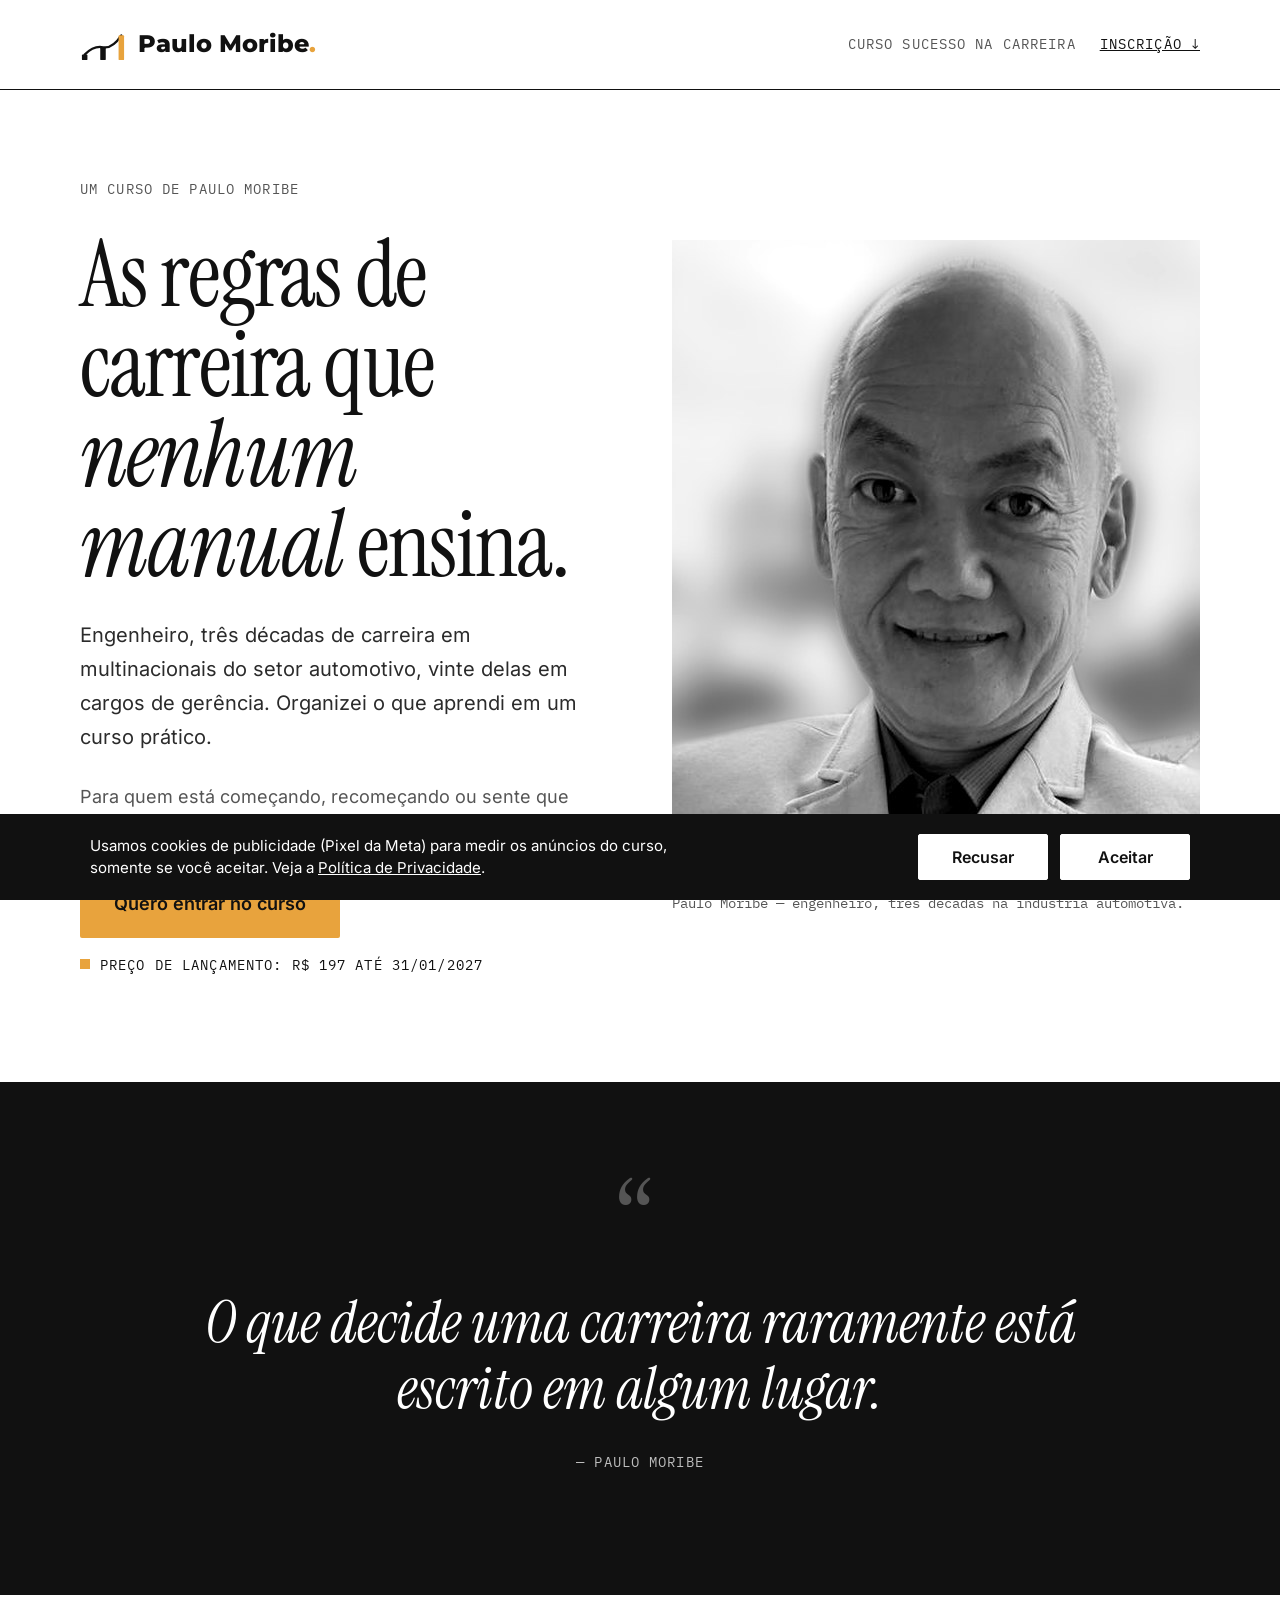
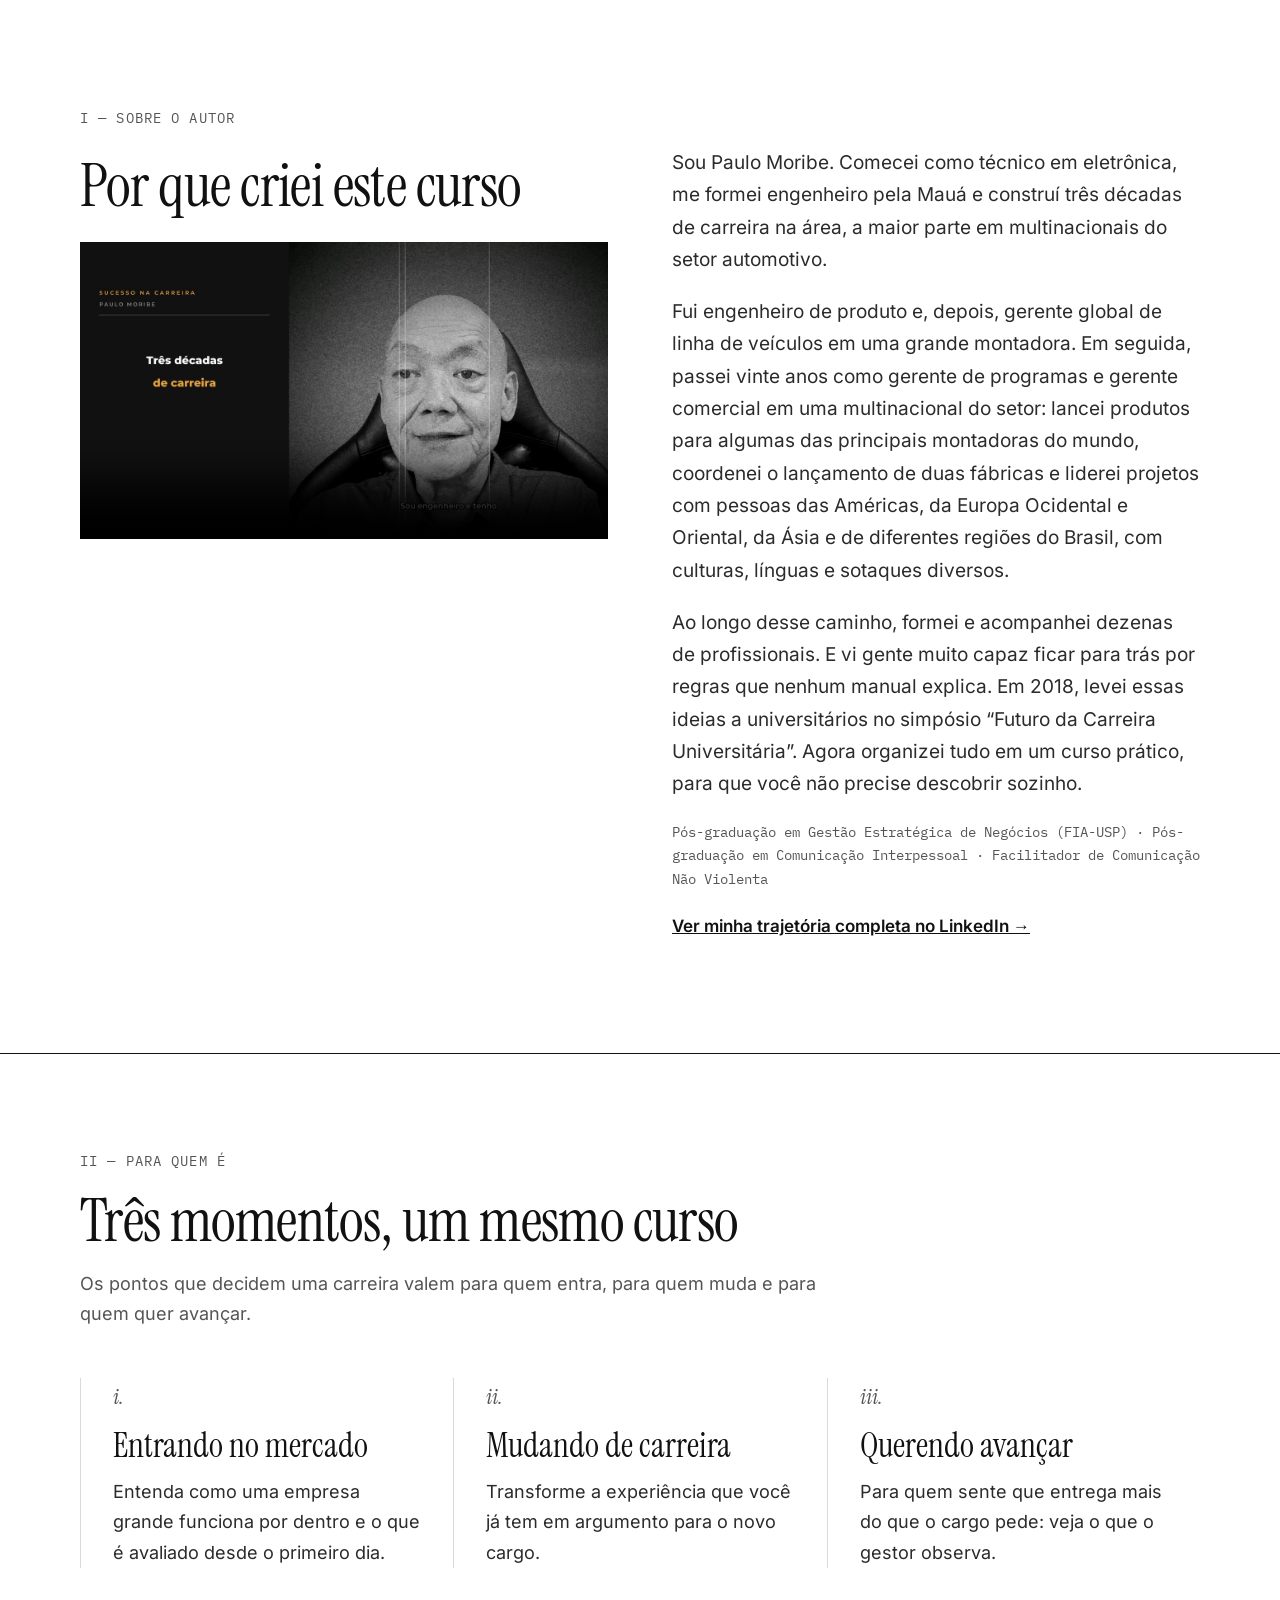
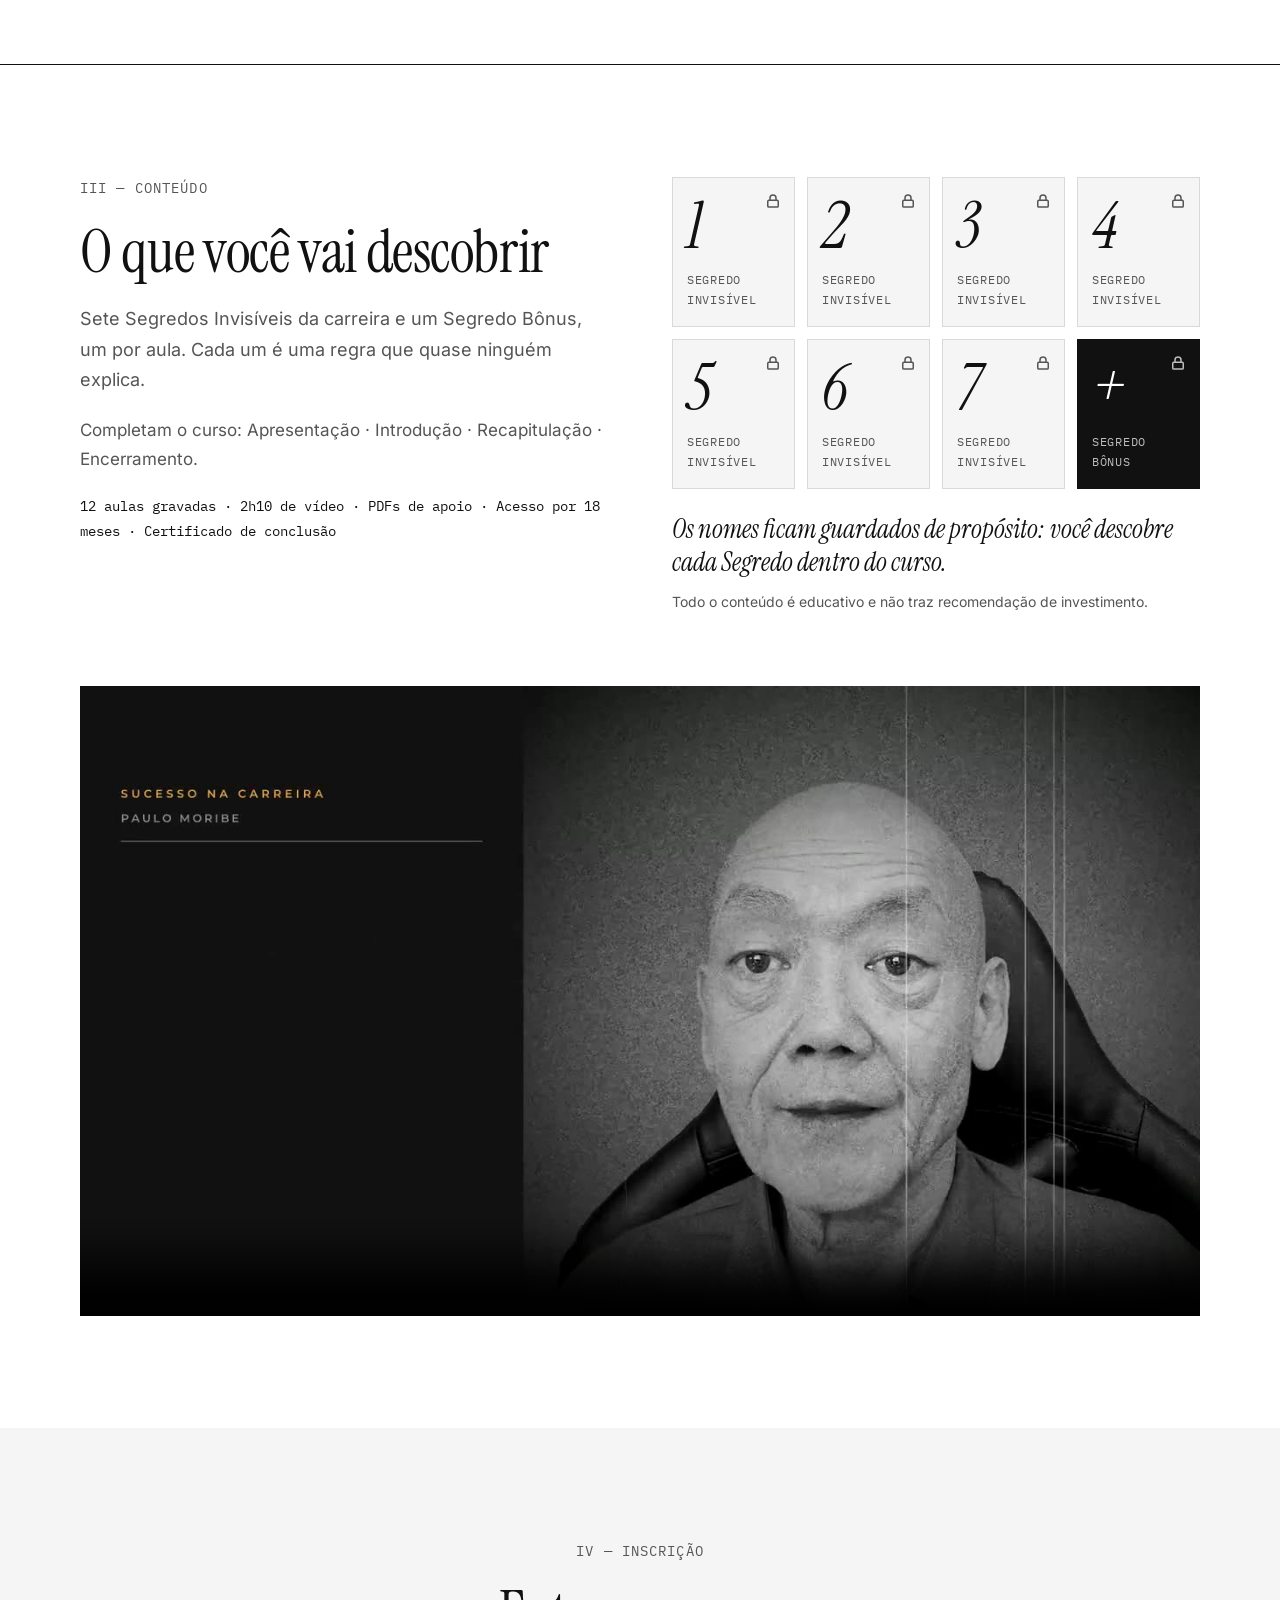
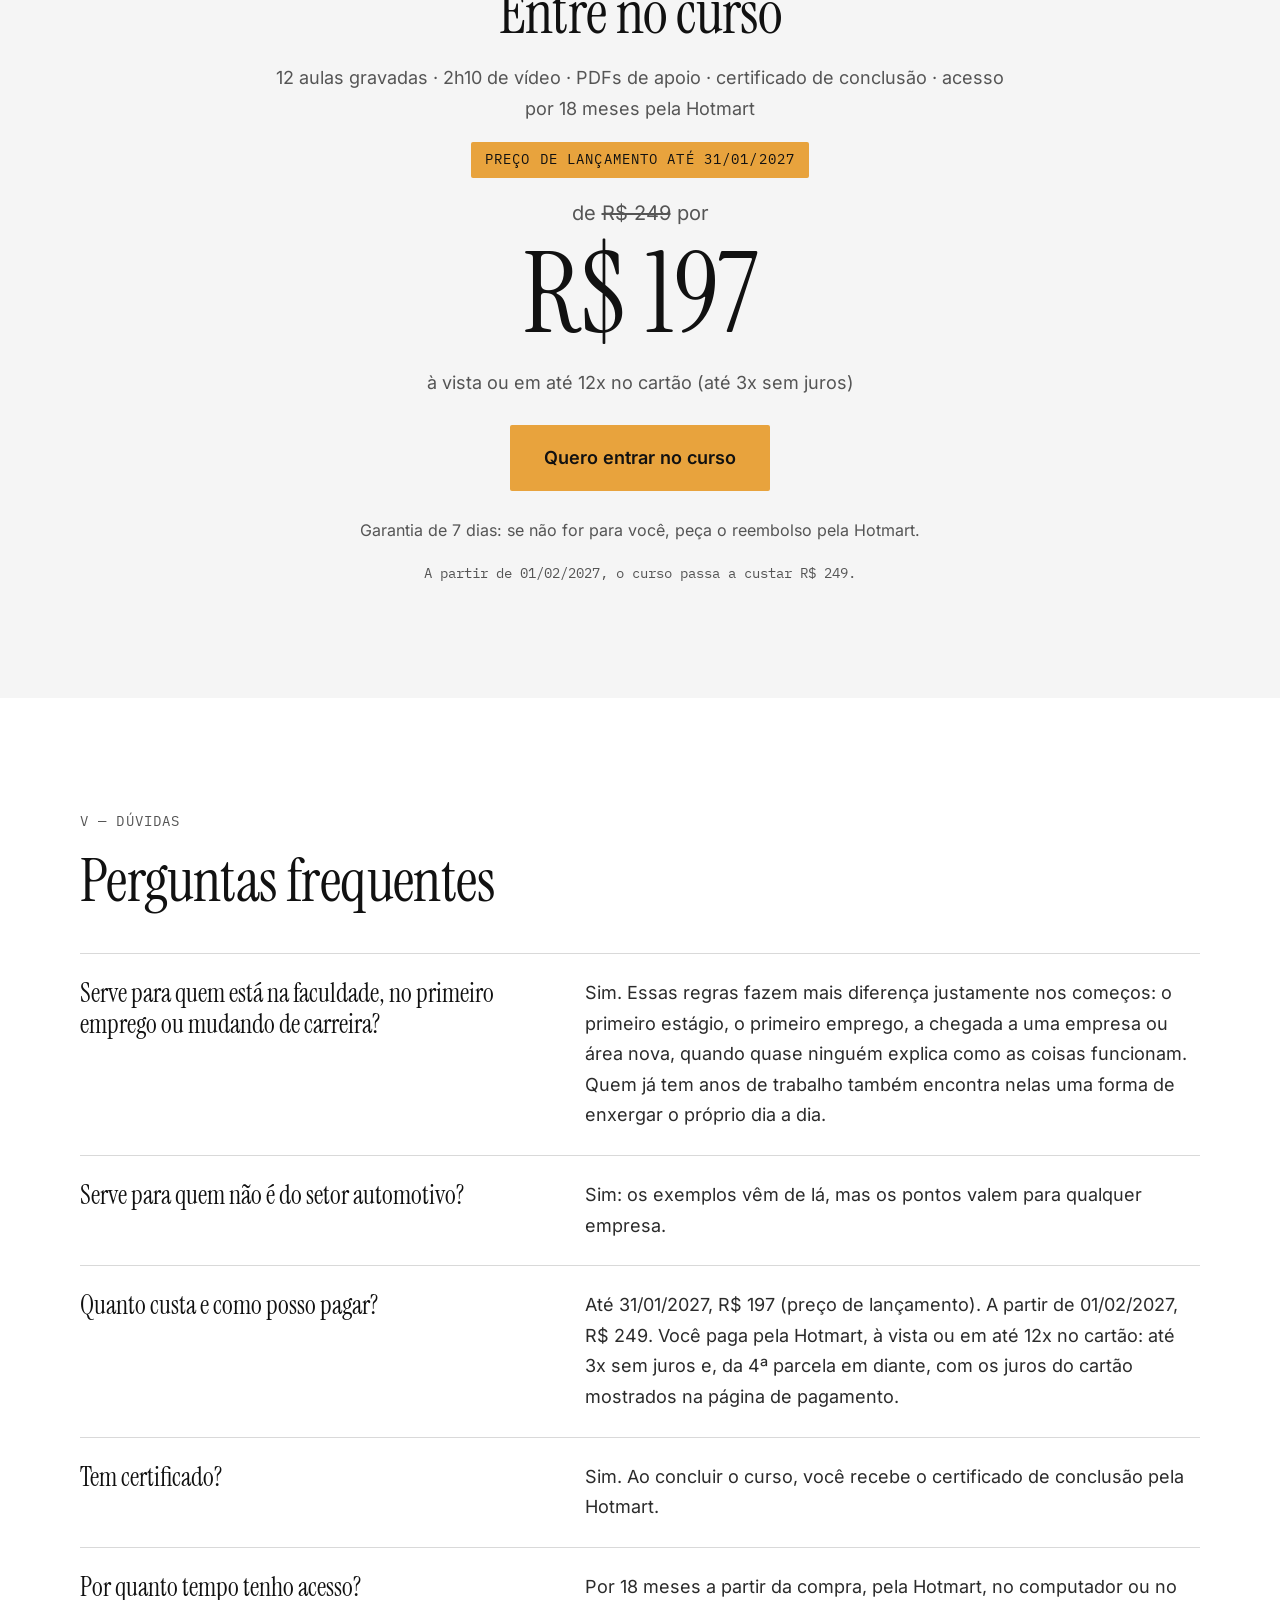
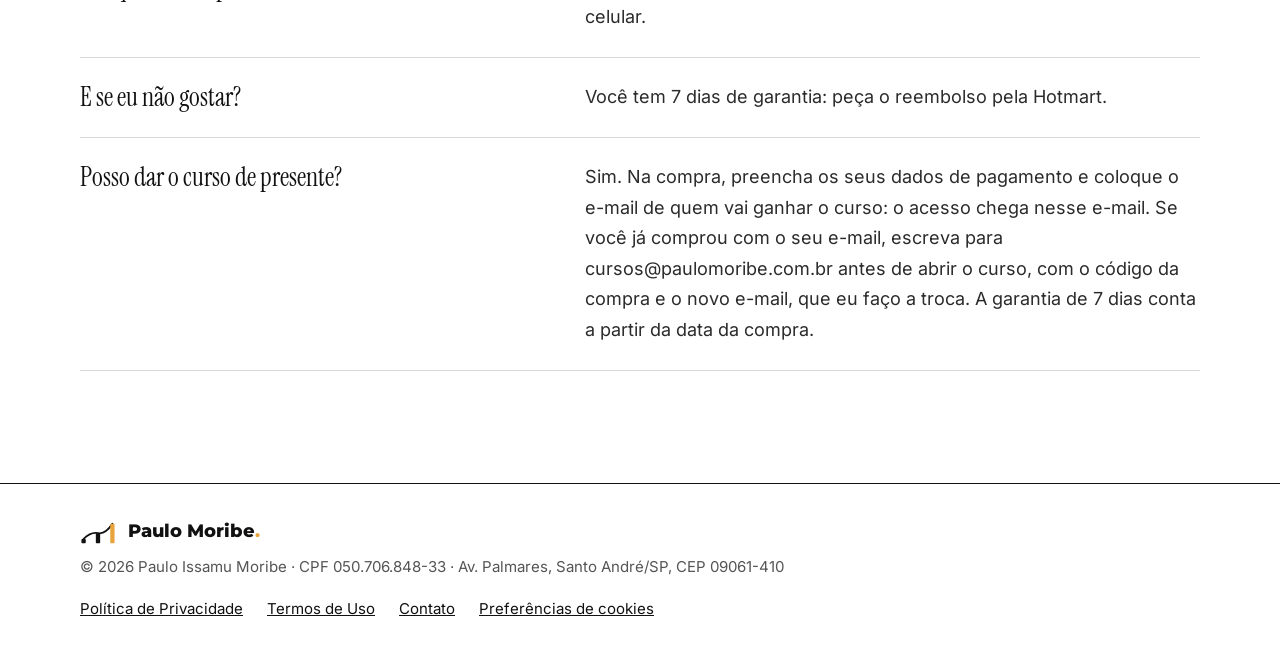
<file: index.html>
<!doctype html>
<html lang="pt-BR">
<head>
<meta charset="utf-8">
<meta name="viewport" content="width=device-width, initial-scale=1">
<title>Sucesso na Carreira: curso para primeiro emprego e estágio | Paulo Moribe</title>
<meta name="description" content="Curso online para recém-formados, estagiários e quem está no primeiro emprego ou mudando de carreira: as regras que nenhum manual ensina, em 12 aulas.">
<meta property="og:title" content="Sucesso na Carreira: curso para primeiro emprego e estágio | Paulo Moribe">
<meta property="og:description" content="Curso online para recém-formados, estagiários e quem está no primeiro emprego ou mudando de carreira: as regras que nenhum manual ensina, em 12 aulas.">
<meta property="og:type" content="website">
<meta property="og:image" content="https://paulomoribe.com.br/assets/paulo.jpg">
<meta property="og:url" content="https://paulomoribe.com.br/">
<meta property="og:locale" content="pt_BR">
<link rel="canonical" href="https://paulomoribe.com.br/">
<script type="application/ld+json">
{"@context":"https://schema.org","@type":"Course","name":"Sucesso na Carreira","description":"Curso online para recém-formados, estagiários e quem está no primeiro emprego ou mudando de carreira: as regras que nenhum manual ensina, em 12 aulas.","inLanguage":"pt-BR","url":"https://paulomoribe.com.br/","image":"https://paulomoribe.com.br/assets/paulo.jpg","provider":{"@type":"Person","name":"Paulo Moribe","url":"https://paulomoribe.com.br/"},"author":{"@type":"Person","name":"Paulo Moribe"},"educationalLevel":"Iniciante","teaches":"Comportamento profissional no primeiro emprego, no estágio e na mudança de carreira"}
</script>
<link rel="icon" href="data:image/svg+xml,%3Csvg xmlns='http://www.w3.org/2000/svg' viewBox='0 0 100 72'%3E%3Crect x='4' y='58' width='12' height='12' fill='%23111'/%3E%3Crect x='44' y='42' width='12' height='28' fill='%23111'/%3E%3Crect x='84' y='16' width='12' height='54' fill='%23E8A33D'/%3E%3C/svg%3E">
<link rel="preload" href="assets/fonts/instrument-serif-latin-400-normal.woff2" as="font" type="font/woff2" crossorigin>
<link rel="stylesheet" href="assets/site.css">
</head>
<body>
<nav class="top"><div class="wrap">
  <a class="brand" href="index.html"><svg width="46" height="33" viewBox="0 0 100 72" role="img" aria-label="Logo Paulo Moribe: arco passando por três apoios crescentes"><path d="M10 58 Q30 38 50 42 Q70 46 90 16" fill="none" stroke="#111111" stroke-width="5" stroke-linecap="round"></path><rect x="4" y="58" width="12" height="12" rx="2" fill="#111111"></rect><rect x="44" y="42" width="12" height="28" rx="2" fill="#111111"></rect><rect x="84" y="16" width="12" height="54" rx="2" fill="#E8A33D"></rect></svg><b>Paulo Moribe<i>.</i></b></a>
  <div class="right"><span class="mono">Curso Sucesso na Carreira</span><a class="go" href="index.html#oferta">Inscrição ↓</a></div>
</div></nav>

<header class="wrap hero">
  <div class="txt">
    <div class="mono">Um curso de Paulo Moribe</div>
    <h1>As regras de carreira que <em>nenhum manual</em> ensina.</h1>
    <p class="lead">Engenheiro, três décadas de carreira em multinacionais do setor automotivo, vinte delas em cargos de gerência. Organizei o que aprendi em um curso prático.</p>
    <p class="sub">Para quem está começando, recomeçando ou sente que entrega mais do que o cargo pede.</p>
    <a class="btn" href="#oferta">Quero entrar no curso</a>
    <p class="mono herolaunch" data-launch data-fill="selo_hero">Preço de lançamento: R$ 197 até 31/01/2027</p>
  </div>
  <figure><img src="assets/paulo.jpg" alt="Retrato de Paulo Moribe" width="640" height="640"><figcaption>Paulo Moribe — engenheiro, três décadas na indústria automotiva.</figcaption></figure>
</header>

<section class="quote"><div class="in">
  <div class="mark" aria-hidden="true">“</div>
  <p class="q">O que decide uma carreira raramente está escrito em algum lugar.</p>
  <div class="by">— Paulo Moribe</div>
</div></section>

<section class="wrap about" id="autor">
  <div class="l">
    <div class="mono">I — Sobre o autor</div>
    <h2>Por que criei este curso</h2>
    <div class="video" data-video="apresentacao" hidden></div>
  </div>
  <div class="r">
    <p>Sou Paulo Moribe. Comecei como técnico em eletrônica, me formei engenheiro pela Mauá e construí três décadas de carreira na área, a maior parte em multinacionais do setor automotivo.</p>
    <p>Fui engenheiro de produto e, depois, gerente global de linha de veículos em uma grande montadora. Em seguida, passei vinte anos como gerente de programas e gerente comercial em uma multinacional do setor: lancei produtos para algumas das principais montadoras do mundo, coordenei o lançamento de duas fábricas e liderei projetos com pessoas das Américas, da Europa Ocidental e Oriental, da Ásia e de diferentes regiões do Brasil, com culturas, línguas e sotaques diversos.</p>
    <p>Ao longo desse caminho, formei e acompanhei dezenas de profissionais. E vi gente muito capaz ficar para trás por regras que nenhum manual explica. Em 2018, levei essas ideias a universitários no simpósio “Futuro da Carreira Universitária”. Agora organizei tudo em um curso prático, para que você não precise descobrir sozinho.</p>
    <p class="cred">Pós-graduação em Gestão Estratégica de Negócios (FIA-USP) · Pós-graduação em Comunicação Interpessoal · Facilitador de Comunicação Não Violenta</p>
    <p style="font-size:17px"><a href="https://www.linkedin.com/in/paulo-issamu-moribe-567b402/" target="_blank" rel="noopener" style="font-weight:600">Ver minha trajetória completa no LinkedIn →</a></p>
  </div>
</section>

<section class="three"><div class="wrap">
  <div class="head"><div class="mono">II — Para quem é</div><h2>Três momentos, um mesmo curso</h2><p>Os pontos que decidem uma carreira valem para quem entra, para quem muda e para quem quer avançar.</p></div>
  <div class="cols">
    <div class="col"><div class="n">i.</div><h3>Entrando no mercado</h3><p>Entenda como uma empresa grande funciona por dentro e o que é avaliado desde o primeiro dia.</p></div>
    <div class="col"><div class="n">ii.</div><h3>Mudando de carreira</h3><p>Transforme a experiência que você já tem em argumento para o novo cargo.</p></div>
    <div class="col"><div class="n">iii.</div><h3>Querendo avançar</h3><p>Para quem sente que entrega mais do que o cargo pede: veja o que o gestor observa.</p></div>
  </div>
</div></section>

<section class="content"><div class="wrap">
  <div class="grid">
    <div class="l">
      <div class="mono">III — Conteúdo</div>
      <h2>O que você vai descobrir</h2>
      <p style="color:#555">Sete Segredos Invisíveis da carreira e um Segredo Bônus, um por aula. Cada um é uma regra que quase ninguém explica.</p>
      <p style="font-size:17px;color:#555">Completam o curso: Apresentação · Introdução · Recapitulação · Encerramento.</p>
      <p class="meta">12 aulas gravadas · 2h10 de vídeo · PDFs de apoio · Acesso por 18 meses · Certificado de conclusão</p>
    </div>
    <div class="secrets"><div class="tiles"><div class="tile"><div class="num">1</div><div class="lab">Segredo Invisível</div><svg width="18" height="18" viewBox="0 0 24 24" aria-hidden="true" fill="none" stroke="#555" stroke-width="2" stroke-linecap="round" stroke-linejoin="round"><rect x="5" y="11" width="14" height="9" rx="1.5"/><path d="M8 11V8a4 4 0 0 1 8 0v3"/></svg></div><div class="tile"><div class="num">2</div><div class="lab">Segredo Invisível</div><svg width="18" height="18" viewBox="0 0 24 24" aria-hidden="true" fill="none" stroke="#555" stroke-width="2" stroke-linecap="round" stroke-linejoin="round"><rect x="5" y="11" width="14" height="9" rx="1.5"/><path d="M8 11V8a4 4 0 0 1 8 0v3"/></svg></div><div class="tile"><div class="num">3</div><div class="lab">Segredo Invisível</div><svg width="18" height="18" viewBox="0 0 24 24" aria-hidden="true" fill="none" stroke="#555" stroke-width="2" stroke-linecap="round" stroke-linejoin="round"><rect x="5" y="11" width="14" height="9" rx="1.5"/><path d="M8 11V8a4 4 0 0 1 8 0v3"/></svg></div><div class="tile"><div class="num">4</div><div class="lab">Segredo Invisível</div><svg width="18" height="18" viewBox="0 0 24 24" aria-hidden="true" fill="none" stroke="#555" stroke-width="2" stroke-linecap="round" stroke-linejoin="round"><rect x="5" y="11" width="14" height="9" rx="1.5"/><path d="M8 11V8a4 4 0 0 1 8 0v3"/></svg></div><div class="tile"><div class="num">5</div><div class="lab">Segredo Invisível</div><svg width="18" height="18" viewBox="0 0 24 24" aria-hidden="true" fill="none" stroke="#555" stroke-width="2" stroke-linecap="round" stroke-linejoin="round"><rect x="5" y="11" width="14" height="9" rx="1.5"/><path d="M8 11V8a4 4 0 0 1 8 0v3"/></svg></div><div class="tile"><div class="num">6</div><div class="lab">Segredo Invisível</div><svg width="18" height="18" viewBox="0 0 24 24" aria-hidden="true" fill="none" stroke="#555" stroke-width="2" stroke-linecap="round" stroke-linejoin="round"><rect x="5" y="11" width="14" height="9" rx="1.5"/><path d="M8 11V8a4 4 0 0 1 8 0v3"/></svg></div><div class="tile"><div class="num">7</div><div class="lab">Segredo Invisível</div><svg width="18" height="18" viewBox="0 0 24 24" aria-hidden="true" fill="none" stroke="#555" stroke-width="2" stroke-linecap="round" stroke-linejoin="round"><rect x="5" y="11" width="14" height="9" rx="1.5"/><path d="M8 11V8a4 4 0 0 1 8 0v3"/></svg></div><div class="tile bonus"><div class="num">+</div><div class="lab">Segredo Bônus</div><svg width="18" height="18" viewBox="0 0 24 24" aria-hidden="true" fill="none" stroke="#BDBDBD" stroke-width="2" stroke-linecap="round" stroke-linejoin="round"><rect x="5" y="11" width="14" height="9" rx="1.5"/><path d="M8 11V8a4 4 0 0 1 8 0v3"/></svg></div></div><p class="tilenote">Os nomes ficam guardados de propósito: você descobre cada Segredo dentro do curso.</p><p class="tilesmall">Todo o conteúdo é educativo e não traz recomendação de investimento.</p></div>
  </div>
  <div class="sample" data-video-wrap hidden><div class="video" data-video="amostra" hidden></div></div>
</div></section>

<section class="offer" id="oferta"><div class="in">
  <div class="mono">IV — Inscrição</div>
  <h2>Entre no curso</h2>
  <p class="incl">12 aulas gravadas · 2h10 de vídeo · PDFs de apoio · certificado de conclusão · acesso por 18 meses pela Hotmart</p>
  <div class="mono launch" data-launch data-fill="selo_lancamento">Preço de lançamento até 31/01/2027</div>
  <div class="was" data-launch>de <s data-fill="preco_cheio">R$ 249</s> por</div>
  <div class="price" data-fill="preco">R$ 197</div>
  <p class="pay" data-fill="parcelamento">à vista ou em até 12x no cartão (até 3x sem juros)</p>
  <div style="margin-top:8px"><a class="btn" data-buy href="https://pay.hotmart.com/A104826464F" target="_blank" rel="noopener">Quero entrar no curso</a></div>
  <p class="guar">Garantia de 7 dias: se não for para você, peça o reembolso pela Hotmart.</p>
  <p class="after" data-launch data-fill="aviso_preco">A partir de 01/02/2027, o curso passa a custar R$ 249.</p>
</div></section>

<section class="faq"><div class="wrap">
  <div class="head"><div class="mono">V — Dúvidas</div><h2>Perguntas frequentes</h2></div>
  <div class="list"><div class="row"><div class="qu">Serve para quem está na faculdade, no primeiro emprego ou mudando de carreira?</div><div>Sim. Essas regras fazem mais diferença justamente nos começos: o primeiro estágio, o primeiro emprego, a chegada a uma empresa ou área nova, quando quase ninguém explica como as coisas funcionam. Quem já tem anos de trabalho também encontra nelas uma forma de enxergar o próprio dia a dia.</div></div><div class="row"><div class="qu">Serve para quem não é do setor automotivo?</div><div>Sim: os exemplos vêm de lá, mas os pontos valem para qualquer empresa.</div></div><div class="row"><div class="qu">Quanto custa e como posso pagar?</div><div data-fill="faq_preco">Até 31/01/2027, R$ 197 (preço de lançamento). A partir de 01/02/2027, R$ 249. Você paga pela Hotmart, à vista ou em até 12x no cartão: até 3x sem juros e, da 4ª parcela em diante, com os juros do cartão mostrados na página de pagamento.</div></div><div class="row"><div class="qu">Tem certificado?</div><div>Sim. Ao concluir o curso, você recebe o certificado de conclusão pela Hotmart.</div></div><div class="row"><div class="qu">Por quanto tempo tenho acesso?</div><div>Por 18 meses a partir da compra, pela Hotmart, no computador ou no celular.</div></div><div class="row"><div class="qu">E se eu não gostar?</div><div>Você tem 7 dias de garantia: peça o reembolso pela Hotmart.</div></div><div class="row"><div class="qu">Posso dar o curso de presente?</div><div>Sim. Na compra, preencha os seus dados de pagamento e coloque o e-mail de quem vai ganhar o curso: o acesso chega nesse e-mail. Se você já comprou com o seu e-mail, escreva para cursos@paulomoribe.com.br antes de abrir o curso, com o código da compra e o novo e-mail, que eu faço a troca. A garantia de 7 dias conta a partir da data da compra.</div></div></div>
</div></section>
<footer><div class="wrap">
  <div class="l"><a class="brand" href="index.html"><svg width="36" height="26" viewBox="0 0 100 72" role="img" aria-label="Logo Paulo Moribe: arco passando por três apoios crescentes"><path d="M10 58 Q30 38 50 42 Q70 46 90 16" fill="none" stroke="#111111" stroke-width="5" stroke-linecap="round"></path><rect x="4" y="58" width="12" height="12" rx="2" fill="#111111"></rect><rect x="44" y="42" width="12" height="28" rx="2" fill="#111111"></rect><rect x="84" y="16" width="12" height="54" rx="2" fill="#E8A33D"></rect></svg><b>Paulo Moribe<i>.</i></b></a>
  <div>© 2026 Paulo Issamu Moribe · CPF 050.706.848-33<span id="endereco-rodape"></span></div></div>
  <div class="links"><a href="privacidade.html">Política de Privacidade</a><a href="termos.html">Termos de Uso</a><a href="contato.html">Contato</a><button id="cookie-pref" type="button">Preferências de cookies</button></div>
</div></footer>
<div id="cookies" role="dialog" aria-label="Aviso de cookies"><div class="in">
  <p>Usamos cookies de publicidade (Pixel da Meta) para medir os anúncios do curso, somente se você aceitar. Veja a <a href="privacidade.html">Política de Privacidade</a>.</p>
  <div class="bt"><button id="cookie-nao" type="button">Recusar</button><button id="cookie-sim" type="button">Aceitar</button></div>
</div></div>
<script src="assets/site.js" defer></script>
</body>
</html>
</file>
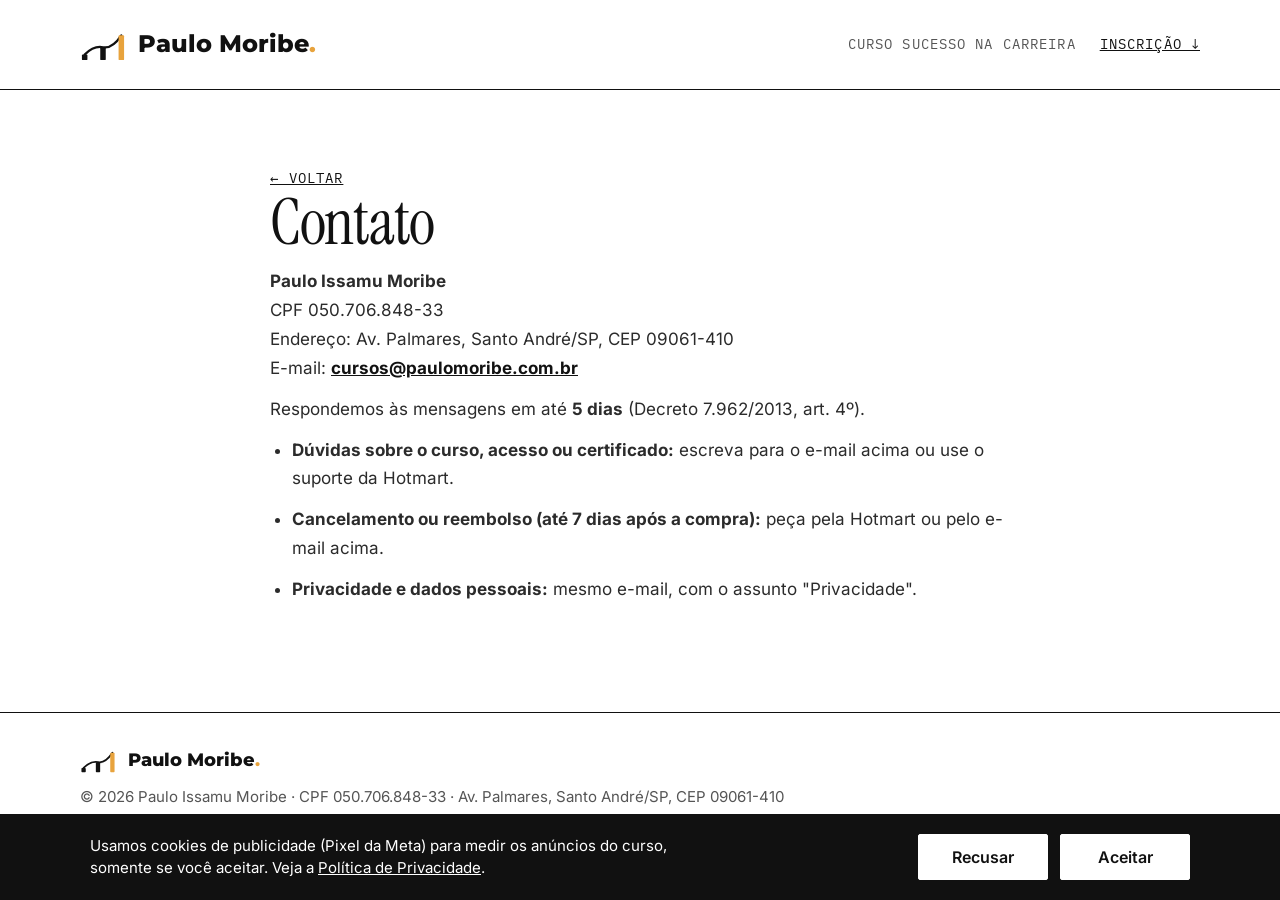
<file: contato.html>
<!doctype html>
<html lang="pt-BR">
<head>
<meta charset="utf-8">
<link rel="canonical" href="https://paulomoribe.com.br/contato.html">
<meta name="viewport" content="width=device-width, initial-scale=1">
<title>Contato — Paulo Moribe</title>
<meta name="description" content="Contato">
<meta property="og:title" content="Contato — Paulo Moribe">
<meta property="og:description" content="Contato">
<meta property="og:type" content="website">
<meta property="og:image" content="assets/paulo.jpg">
<link rel="icon" href="data:image/svg+xml,%3Csvg xmlns='http://www.w3.org/2000/svg' viewBox='0 0 100 72'%3E%3Crect x='4' y='58' width='12' height='12' fill='%23111'/%3E%3Crect x='44' y='42' width='12' height='28' fill='%23111'/%3E%3Crect x='84' y='16' width='12' height='54' fill='%23E8A33D'/%3E%3C/svg%3E">
<link rel="preload" href="assets/fonts/instrument-serif-latin-400-normal.woff2" as="font" type="font/woff2" crossorigin>
<link rel="stylesheet" href="assets/site.css">
</head>
<body>
<nav class="top"><div class="wrap">
  <a class="brand" href="index.html"><svg width="46" height="33" viewBox="0 0 100 72" role="img" aria-label="Logo Paulo Moribe: arco passando por três apoios crescentes"><path d="M10 58 Q30 38 50 42 Q70 46 90 16" fill="none" stroke="#111111" stroke-width="5" stroke-linecap="round"></path><rect x="4" y="58" width="12" height="12" rx="2" fill="#111111"></rect><rect x="44" y="42" width="12" height="28" rx="2" fill="#111111"></rect><rect x="84" y="16" width="12" height="54" rx="2" fill="#E8A33D"></rect></svg><b>Paulo Moribe<i>.</i></b></a>
  <div class="right"><span class="mono">Curso Sucesso na Carreira</span><a class="go" href="index.html#oferta">Inscrição ↓</a></div>
</div></nav>
<main class="legal"><a class="back" href="index.html">← Voltar</a><h1>Contato</h1><p><strong>Paulo Issamu Moribe</strong><br />
CPF 050.706.848-33<br />
Endereço: <span data-fill="endereco">[endereço: a ser informado]</span><br />
E-mail: <strong><a data-mail href="contato.html">[e-mail de contato: a ser informado]</a></strong></p>
<p>Respondemos às mensagens em até <strong>5 dias</strong> (Decreto 7.962/2013, art. 4º).</p>
<ul>
<li><strong>Dúvidas sobre o curso, acesso ou certificado:</strong> escreva para o e-mail acima ou use o suporte da Hotmart.</li>
<li><strong>Cancelamento ou reembolso (até 7 dias após a compra):</strong> peça pela Hotmart ou pelo e-mail acima.</li>
<li><strong>Privacidade e dados pessoais:</strong> mesmo e-mail, com o assunto "Privacidade".</li>
</ul></main><footer><div class="wrap">
  <div class="l"><a class="brand" href="index.html"><svg width="36" height="26" viewBox="0 0 100 72" role="img" aria-label="Logo Paulo Moribe: arco passando por três apoios crescentes"><path d="M10 58 Q30 38 50 42 Q70 46 90 16" fill="none" stroke="#111111" stroke-width="5" stroke-linecap="round"></path><rect x="4" y="58" width="12" height="12" rx="2" fill="#111111"></rect><rect x="44" y="42" width="12" height="28" rx="2" fill="#111111"></rect><rect x="84" y="16" width="12" height="54" rx="2" fill="#E8A33D"></rect></svg><b>Paulo Moribe<i>.</i></b></a>
  <div>© 2026 Paulo Issamu Moribe · CPF 050.706.848-33<span id="endereco-rodape"></span></div></div>
  <div class="links"><a href="privacidade.html">Política de Privacidade</a><a href="termos.html">Termos de Uso</a><a href="contato.html">Contato</a><button id="cookie-pref" type="button">Preferências de cookies</button></div>
</div></footer>
<div id="cookies" role="dialog" aria-label="Aviso de cookies"><div class="in">
  <p>Usamos cookies de publicidade (Pixel da Meta) para medir os anúncios do curso, somente se você aceitar. Veja a <a href="privacidade.html">Política de Privacidade</a>.</p>
  <div class="bt"><button id="cookie-nao" type="button">Recusar</button><button id="cookie-sim" type="button">Aceitar</button></div>
</div></div>
<script src="assets/site.js" defer></script>
</body>
</html>
</file>
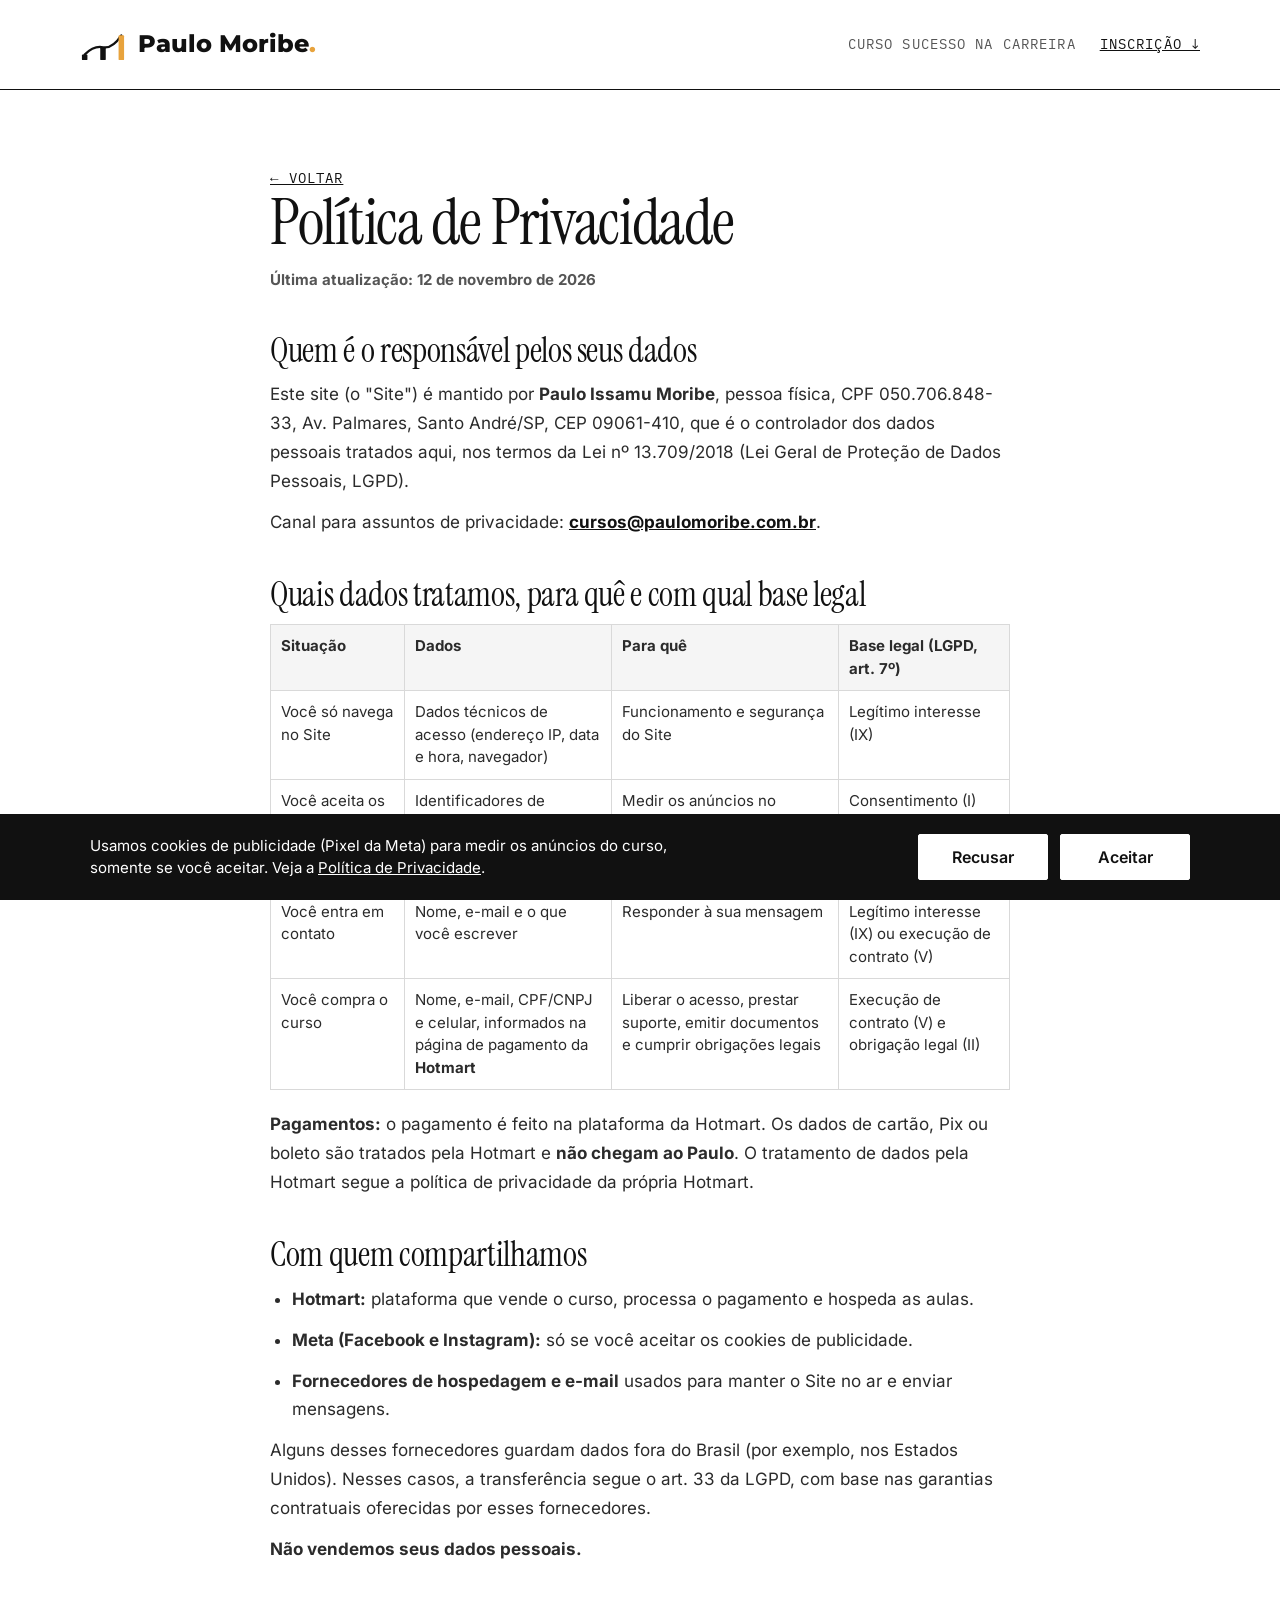
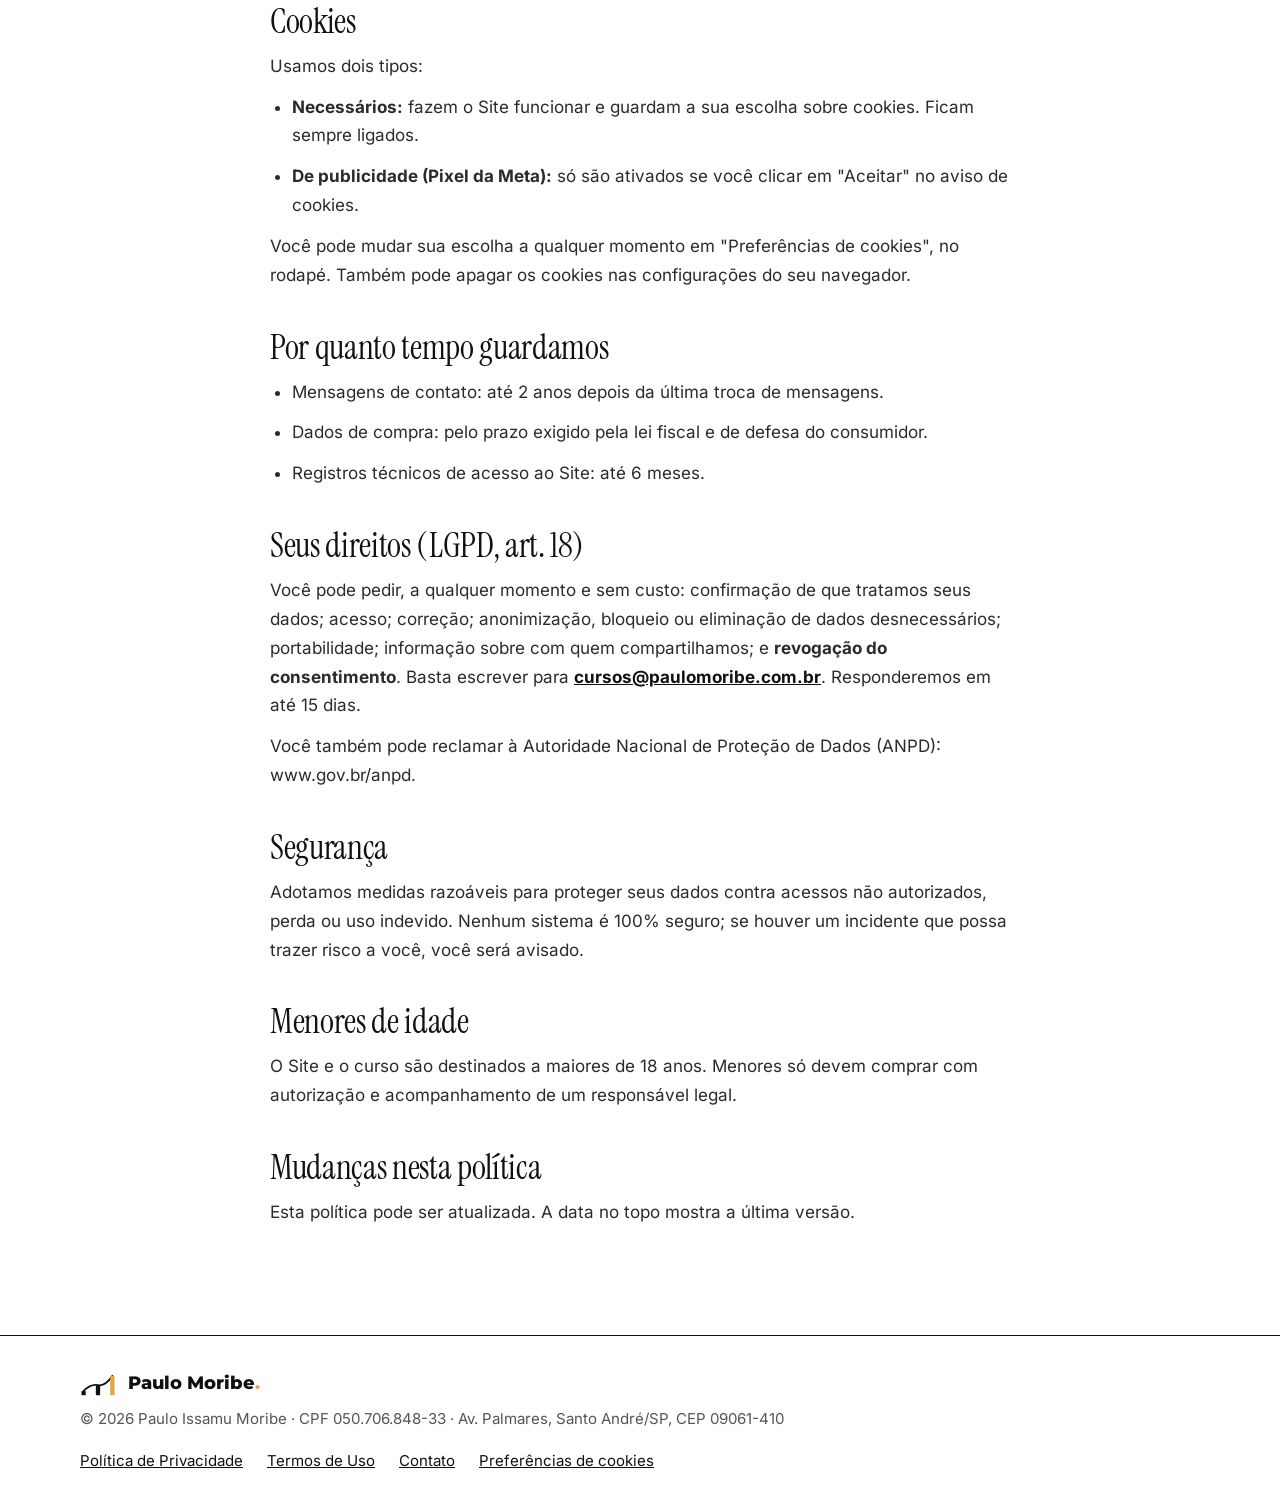
<file: privacidade.html>
<!doctype html>
<html lang="pt-BR">
<head>
<meta charset="utf-8">
<link rel="canonical" href="https://paulomoribe.com.br/privacidade.html">
<meta name="viewport" content="width=device-width, initial-scale=1">
<title>Política de Privacidade — Paulo Moribe</title>
<meta name="description" content="Política de Privacidade">
<meta property="og:title" content="Política de Privacidade — Paulo Moribe">
<meta property="og:description" content="Política de Privacidade">
<meta property="og:type" content="website">
<meta property="og:image" content="assets/paulo.jpg">
<link rel="icon" href="data:image/svg+xml,%3Csvg xmlns='http://www.w3.org/2000/svg' viewBox='0 0 100 72'%3E%3Crect x='4' y='58' width='12' height='12' fill='%23111'/%3E%3Crect x='44' y='42' width='12' height='28' fill='%23111'/%3E%3Crect x='84' y='16' width='12' height='54' fill='%23E8A33D'/%3E%3C/svg%3E">
<link rel="preload" href="assets/fonts/instrument-serif-latin-400-normal.woff2" as="font" type="font/woff2" crossorigin>
<link rel="stylesheet" href="assets/site.css">
</head>
<body>
<nav class="top"><div class="wrap">
  <a class="brand" href="index.html"><svg width="46" height="33" viewBox="0 0 100 72" role="img" aria-label="Logo Paulo Moribe: arco passando por três apoios crescentes"><path d="M10 58 Q30 38 50 42 Q70 46 90 16" fill="none" stroke="#111111" stroke-width="5" stroke-linecap="round"></path><rect x="4" y="58" width="12" height="12" rx="2" fill="#111111"></rect><rect x="44" y="42" width="12" height="28" rx="2" fill="#111111"></rect><rect x="84" y="16" width="12" height="54" rx="2" fill="#E8A33D"></rect></svg><b>Paulo Moribe<i>.</i></b></a>
  <div class="right"><span class="mono">Curso Sucesso na Carreira</span><a class="go" href="index.html#oferta">Inscrição ↓</a></div>
</div></nav>
<main class="legal"><a class="back" href="index.html">← Voltar</a><h1>Política de Privacidade</h1><p class="upd"><strong>Última atualização: 12 de novembro de 2026</strong></p>

<h2>Quem é o responsável pelos seus dados</h2>
<p>Este site (o "Site") é mantido por <strong>Paulo Issamu Moribe</strong>, pessoa física, CPF 050.706.848-33, <span data-fill="endereco">[endereço: a ser informado]</span>, que é o controlador dos dados pessoais tratados aqui, nos termos da Lei nº 13.709/2018 (Lei Geral de Proteção de Dados Pessoais, LGPD).</p>
<p>Canal para assuntos de privacidade: <strong><a data-mail href="contato.html">[e-mail de contato: a ser informado]</a></strong>.</p>
<h2>Quais dados tratamos, para quê e com qual base legal</h2>
<table>
<thead>
<tr>
<th>Situação</th>
<th>Dados</th>
<th>Para quê</th>
<th>Base legal (LGPD, art. 7º)</th>
</tr>
</thead>
<tbody>
<tr>
<td>Você só navega no Site</td>
<td>Dados técnicos de acesso (endereço IP, data e hora, navegador)</td>
<td>Funcionamento e segurança do Site</td>
<td>Legítimo interesse (IX)</td>
</tr>
<tr>
<td>Você aceita os cookies de publicidade</td>
<td>Identificadores de navegação, páginas visitadas, cliques (pelo Pixel da Meta)</td>
<td>Medir os anúncios no Facebook e no Instagram e mostrar anúncios do curso a quem já visitou o Site</td>
<td>Consentimento (I)</td>
</tr>
<tr>
<td>Você entra em contato</td>
<td>Nome, e-mail e o que você escrever</td>
<td>Responder à sua mensagem</td>
<td>Legítimo interesse (IX) ou execução de contrato (V)</td>
</tr>
<tr>
<td>Você compra o curso</td>
<td>Nome, e-mail, CPF/CNPJ e celular, informados na página de pagamento da <strong>Hotmart</strong></td>
<td>Liberar o acesso, prestar suporte, emitir documentos e cumprir obrigações legais</td>
<td>Execução de contrato (V) e obrigação legal (II)</td>
</tr>
</tbody>
</table>
<p><strong>Pagamentos:</strong> o pagamento é feito na plataforma da Hotmart. Os dados de cartão, Pix ou boleto são tratados pela Hotmart e <strong>não chegam ao Paulo</strong>. O tratamento de dados pela Hotmart segue a política de privacidade da própria Hotmart.</p>
<h2>Com quem compartilhamos</h2>
<ul>
<li><strong>Hotmart:</strong> plataforma que vende o curso, processa o pagamento e hospeda as aulas.</li>
<li><strong>Meta (Facebook e Instagram):</strong> só se você aceitar os cookies de publicidade.</li>
<li><strong>Fornecedores de hospedagem e e-mail</strong> usados para manter o Site no ar e enviar mensagens.</li>
</ul>
<p>Alguns desses fornecedores guardam dados fora do Brasil (por exemplo, nos Estados Unidos). Nesses casos, a transferência segue o art. 33 da LGPD, com base nas garantias contratuais oferecidas por esses fornecedores.</p>
<p><strong>Não vendemos seus dados pessoais.</strong></p>
<h2>Cookies</h2>
<p>Usamos dois tipos:</p>
<ul>
<li><strong>Necessários:</strong> fazem o Site funcionar e guardam a sua escolha sobre cookies. Ficam sempre ligados.</li>
<li><strong>De publicidade (Pixel da Meta):</strong> só são ativados se você clicar em "Aceitar" no aviso de cookies.</li>
</ul>
<p>Você pode mudar sua escolha a qualquer momento em "Preferências de cookies", no rodapé. Também pode apagar os cookies nas configurações do seu navegador.</p>
<h2>Por quanto tempo guardamos</h2>
<ul>
<li>Mensagens de contato: até 2 anos depois da última troca de mensagens.</li>
<li>Dados de compra: pelo prazo exigido pela lei fiscal e de defesa do consumidor.</li>
<li>Registros técnicos de acesso ao Site: até 6 meses.</li>
</ul>
<h2>Seus direitos (LGPD, art. 18)</h2>
<p>Você pode pedir, a qualquer momento e sem custo: confirmação de que tratamos seus dados; acesso; correção; anonimização, bloqueio ou eliminação de dados desnecessários; portabilidade; informação sobre com quem compartilhamos; e <strong>revogação do consentimento</strong>. Basta escrever para <strong><a data-mail href="contato.html">[e-mail de contato: a ser informado]</a></strong>. Responderemos em até 15 dias.</p>
<p>Você também pode reclamar à Autoridade Nacional de Proteção de Dados (ANPD): www.gov.br/anpd.</p>
<h2>Segurança</h2>
<p>Adotamos medidas razoáveis para proteger seus dados contra acessos não autorizados, perda ou uso indevido. Nenhum sistema é 100% seguro; se houver um incidente que possa trazer risco a você, você será avisado.</p>
<h2>Menores de idade</h2>
<p>O Site e o curso são destinados a maiores de 18 anos. Menores só devem comprar com autorização e acompanhamento de um responsável legal.</p>
<h2>Mudanças nesta política</h2>
<p>Esta política pode ser atualizada. A data no topo mostra a última versão.</p></main><footer><div class="wrap">
  <div class="l"><a class="brand" href="index.html"><svg width="36" height="26" viewBox="0 0 100 72" role="img" aria-label="Logo Paulo Moribe: arco passando por três apoios crescentes"><path d="M10 58 Q30 38 50 42 Q70 46 90 16" fill="none" stroke="#111111" stroke-width="5" stroke-linecap="round"></path><rect x="4" y="58" width="12" height="12" rx="2" fill="#111111"></rect><rect x="44" y="42" width="12" height="28" rx="2" fill="#111111"></rect><rect x="84" y="16" width="12" height="54" rx="2" fill="#E8A33D"></rect></svg><b>Paulo Moribe<i>.</i></b></a>
  <div>© 2026 Paulo Issamu Moribe · CPF 050.706.848-33<span id="endereco-rodape"></span></div></div>
  <div class="links"><a href="privacidade.html">Política de Privacidade</a><a href="termos.html">Termos de Uso</a><a href="contato.html">Contato</a><button id="cookie-pref" type="button">Preferências de cookies</button></div>
</div></footer>
<div id="cookies" role="dialog" aria-label="Aviso de cookies"><div class="in">
  <p>Usamos cookies de publicidade (Pixel da Meta) para medir os anúncios do curso, somente se você aceitar. Veja a <a href="privacidade.html">Política de Privacidade</a>.</p>
  <div class="bt"><button id="cookie-nao" type="button">Recusar</button><button id="cookie-sim" type="button">Aceitar</button></div>
</div></div>
<script src="assets/site.js" defer></script>
</body>
</html>
</file>
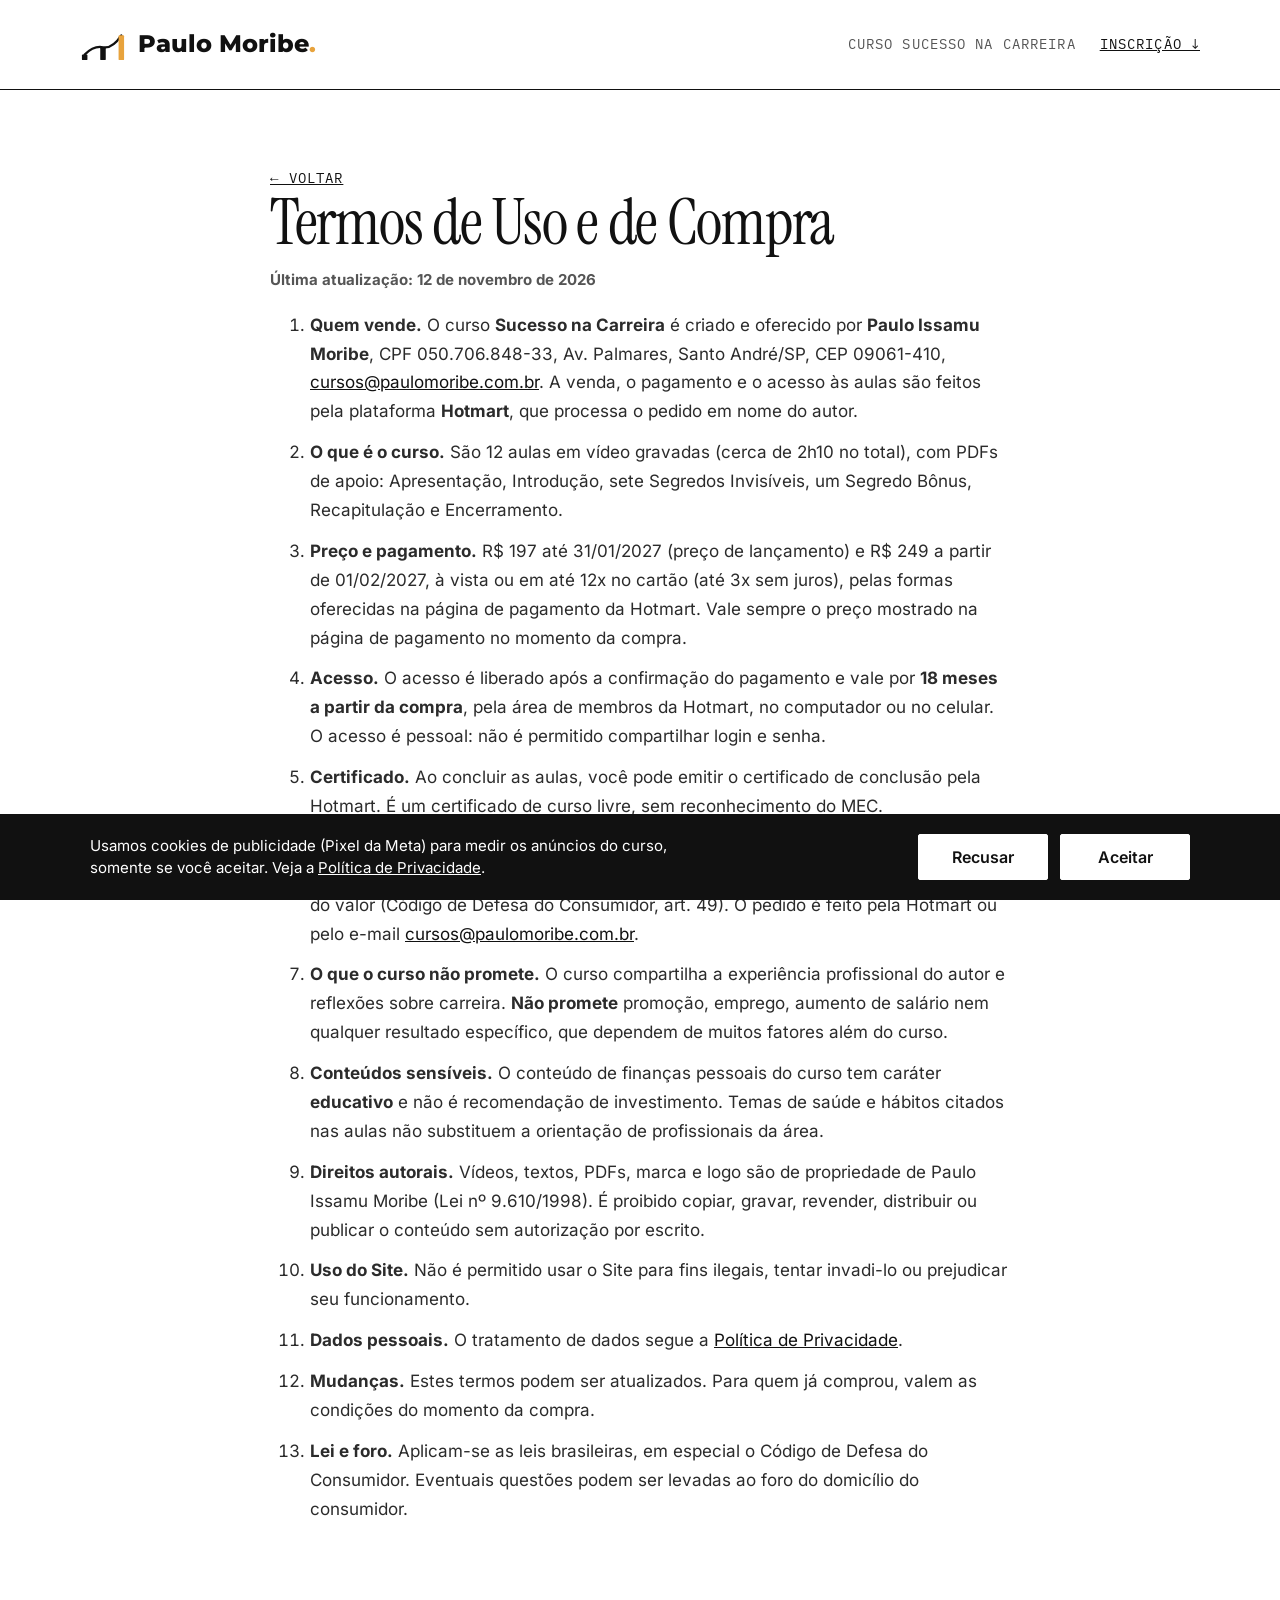
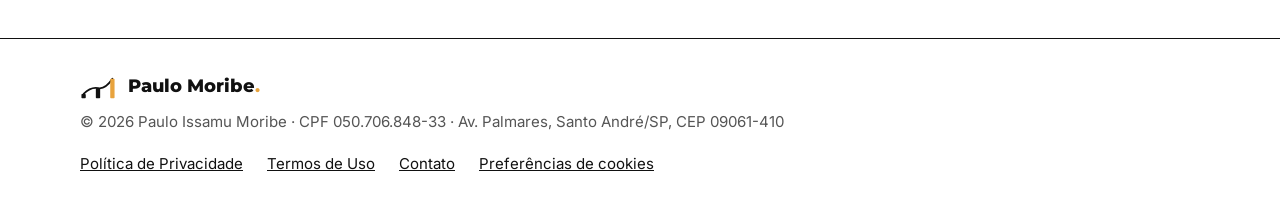
<file: termos.html>
<!doctype html>
<html lang="pt-BR">
<head>
<meta charset="utf-8">
<link rel="canonical" href="https://paulomoribe.com.br/termos.html">
<meta name="viewport" content="width=device-width, initial-scale=1">
<title>Termos de Uso e de Compra — Paulo Moribe</title>
<meta name="description" content="Termos de Uso e de Compra">
<meta property="og:title" content="Termos de Uso e de Compra — Paulo Moribe">
<meta property="og:description" content="Termos de Uso e de Compra">
<meta property="og:type" content="website">
<meta property="og:image" content="assets/paulo.jpg">
<link rel="icon" href="data:image/svg+xml,%3Csvg xmlns='http://www.w3.org/2000/svg' viewBox='0 0 100 72'%3E%3Crect x='4' y='58' width='12' height='12' fill='%23111'/%3E%3Crect x='44' y='42' width='12' height='28' fill='%23111'/%3E%3Crect x='84' y='16' width='12' height='54' fill='%23E8A33D'/%3E%3C/svg%3E">
<link rel="preload" href="assets/fonts/instrument-serif-latin-400-normal.woff2" as="font" type="font/woff2" crossorigin>
<link rel="stylesheet" href="assets/site.css">
</head>
<body>
<nav class="top"><div class="wrap">
  <a class="brand" href="index.html"><svg width="46" height="33" viewBox="0 0 100 72" role="img" aria-label="Logo Paulo Moribe: arco passando por três apoios crescentes"><path d="M10 58 Q30 38 50 42 Q70 46 90 16" fill="none" stroke="#111111" stroke-width="5" stroke-linecap="round"></path><rect x="4" y="58" width="12" height="12" rx="2" fill="#111111"></rect><rect x="44" y="42" width="12" height="28" rx="2" fill="#111111"></rect><rect x="84" y="16" width="12" height="54" rx="2" fill="#E8A33D"></rect></svg><b>Paulo Moribe<i>.</i></b></a>
  <div class="right"><span class="mono">Curso Sucesso na Carreira</span><a class="go" href="index.html#oferta">Inscrição ↓</a></div>
</div></nav>
<main class="legal"><a class="back" href="index.html">← Voltar</a><h1>Termos de Uso e de Compra</h1><p class="upd"><strong>Última atualização: 12 de novembro de 2026</strong></p>

<ol>
<li><strong>Quem vende.</strong> O curso <strong>Sucesso na Carreira</strong> é criado e oferecido por <strong>Paulo Issamu Moribe</strong>, CPF 050.706.848-33, <span data-fill="endereco">[endereço: a ser informado]</span>, <a data-mail href="contato.html">[e-mail de contato: a ser informado]</a>. A venda, o pagamento e o acesso às aulas são feitos pela plataforma <strong>Hotmart</strong>, que processa o pedido em nome do autor.</li>
<li><strong>O que é o curso.</strong> São 12 aulas em vídeo gravadas (cerca de 2h10 no total), com PDFs de apoio: Apresentação, Introdução, sete Segredos Invisíveis, um Segredo Bônus, Recapitulação e Encerramento.</li>
<li><strong>Preço e pagamento.</strong> R$ 197 até 31/01/2027 (preço de lançamento) e R$ 249 a partir de 01/02/2027, à vista ou em até 12x no cartão (até 3x sem juros), pelas formas oferecidas na página de pagamento da Hotmart. Vale sempre o preço mostrado na página de pagamento no momento da compra.</li>
<li><strong>Acesso.</strong> O acesso é liberado após a confirmação do pagamento e vale por <strong>18 meses a partir da compra</strong>, pela área de membros da Hotmart, no computador ou no celular. O acesso é pessoal: não é permitido compartilhar login e senha.</li>
<li><strong>Certificado.</strong> Ao concluir as aulas, você pode emitir o certificado de conclusão pela Hotmart. É um certificado de curso livre, sem reconhecimento do MEC.</li>
<li><strong>Direito de arrependimento e garantia.</strong> Você pode desistir da compra em até <strong>7 dias corridos</strong> a partir da compra, sem precisar explicar o motivo, com devolução integral do valor (Código de Defesa do Consumidor, art. 49). O pedido é feito pela Hotmart ou pelo e-mail <a data-mail href="contato.html">[e-mail de contato: a ser informado]</a>.</li>
<li><strong>O que o curso não promete.</strong> O curso compartilha a experiência profissional do autor e reflexões sobre carreira. <strong>Não promete</strong> promoção, emprego, aumento de salário nem qualquer resultado específico, que dependem de muitos fatores além do curso.</li>
<li><strong>Conteúdos sensíveis.</strong> O conteúdo de finanças pessoais do curso tem caráter <strong>educativo</strong> e não é recomendação de investimento. Temas de saúde e hábitos citados nas aulas não substituem a orientação de profissionais da área.</li>
<li><strong>Direitos autorais.</strong> Vídeos, textos, PDFs, marca e logo são de propriedade de Paulo Issamu Moribe (Lei nº 9.610/1998). É proibido copiar, gravar, revender, distribuir ou publicar o conteúdo sem autorização por escrito.</li>
<li><strong>Uso do Site.</strong> Não é permitido usar o Site para fins ilegais, tentar invadi-lo ou prejudicar seu funcionamento.</li>
<li><strong>Dados pessoais.</strong> O tratamento de dados segue a <a href="privacidade.html">Política de Privacidade</a>.</li>
<li><strong>Mudanças.</strong> Estes termos podem ser atualizados. Para quem já comprou, valem as condições do momento da compra.</li>
<li><strong>Lei e foro.</strong> Aplicam-se as leis brasileiras, em especial o Código de Defesa do Consumidor. Eventuais questões podem ser levadas ao foro do domicílio do consumidor.</li>
</ol></main><footer><div class="wrap">
  <div class="l"><a class="brand" href="index.html"><svg width="36" height="26" viewBox="0 0 100 72" role="img" aria-label="Logo Paulo Moribe: arco passando por três apoios crescentes"><path d="M10 58 Q30 38 50 42 Q70 46 90 16" fill="none" stroke="#111111" stroke-width="5" stroke-linecap="round"></path><rect x="4" y="58" width="12" height="12" rx="2" fill="#111111"></rect><rect x="44" y="42" width="12" height="28" rx="2" fill="#111111"></rect><rect x="84" y="16" width="12" height="54" rx="2" fill="#E8A33D"></rect></svg><b>Paulo Moribe<i>.</i></b></a>
  <div>© 2026 Paulo Issamu Moribe · CPF 050.706.848-33<span id="endereco-rodape"></span></div></div>
  <div class="links"><a href="privacidade.html">Política de Privacidade</a><a href="termos.html">Termos de Uso</a><a href="contato.html">Contato</a><button id="cookie-pref" type="button">Preferências de cookies</button></div>
</div></footer>
<div id="cookies" role="dialog" aria-label="Aviso de cookies"><div class="in">
  <p>Usamos cookies de publicidade (Pixel da Meta) para medir os anúncios do curso, somente se você aceitar. Veja a <a href="privacidade.html">Política de Privacidade</a>.</p>
  <div class="bt"><button id="cookie-nao" type="button">Recusar</button><button id="cookie-sim" type="button">Aceitar</button></div>
</div></div>
<script src="assets/site.js" defer></script>
</body>
</html>
</file>
<file: assets/site.css>
@font-face{font-family:'Instrument Serif';font-style:normal;font-weight:400;font-display:swap;src:url(fonts/instrument-serif-latin-400-normal.woff2) format('woff2')}
@font-face{font-family:'Instrument Serif';font-style:italic;font-weight:400;font-display:swap;src:url(fonts/instrument-serif-latin-400-italic.woff2) format('woff2')}
@font-face{font-family:'Inter';font-style:normal;font-weight:100 900;font-display:swap;src:url(fonts/inter-latin-wght-normal.woff2) format('woff2')}
@font-face{font-family:'IBM Plex Mono';font-style:normal;font-weight:400;font-display:swap;src:url(fonts/ibm-plex-mono-latin-400-normal.woff2) format('woff2')}
@font-face{font-family:'Montserrat';font-style:normal;font-weight:800;font-display:swap;src:url(fonts/montserrat-latin-800-normal.woff2) format('woff2')}

*{box-sizing:border-box}
html{scroll-behavior:smooth}
body{margin:0;font-family:'Inter',sans-serif;font-size:18px;line-height:1.7;color:#2B2B2B;background:#fff}
a{color:#111}a:hover{color:#000}
img{max-width:100%}
.wrap{max-width:1200px;margin:0 auto;padding:0 40px}
.mono{font-family:'IBM Plex Mono',monospace;font-size:14px;letter-spacing:.08em;text-transform:uppercase;color:#555}
.serif{font-family:'Instrument Serif',serif;font-weight:400;color:#111}
h1,h2,h3{margin:0}
h1{font-family:'Instrument Serif',serif;font-weight:400;font-size:clamp(46px,7.4vw,92px);line-height:.98;letter-spacing:-.02em;color:#111}
h2{font-family:'Instrument Serif',serif;font-weight:400;font-size:clamp(38px,5vw,60px);line-height:1.05;letter-spacing:-.01em;color:#111}
h3{font-family:'Instrument Serif',serif;font-weight:400;font-size:34px;line-height:1.1;color:#111}
p{margin:0}
.btn{display:inline-block;font-family:'Inter',sans-serif;font-weight:600;font-size:18px;color:#111;background:#E8A33D;padding:18px 34px;border-radius:2px;text-decoration:none;border:0;cursor:pointer}
.btn:hover{color:#000;background:#dc9830}
.btn-line{background:transparent;border:1px solid #111;color:#111}
.btn-line:hover{background:#111;color:#fff}

nav.top{border-bottom:1px solid #111}
nav.top .wrap{padding-top:24px;padding-bottom:24px;display:flex;justify-content:space-between;align-items:center;gap:16px;flex-wrap:wrap}
.brand{display:flex;align-items:center;gap:12px;text-decoration:none}
.brand b{font-family:'Montserrat',sans-serif;font-weight:800;font-size:24px;color:#111}
.brand b i{font-style:normal;color:#E8A33D}
nav.top .right{display:flex;gap:24px;align-items:center}
nav.top a.go{font-family:'IBM Plex Mono',monospace;font-size:14px;letter-spacing:.08em;text-transform:uppercase;color:#111}

.hero{display:grid;grid-template-columns:repeat(auto-fit,minmax(min(100%,360px),1fr));gap:64px;align-items:center;padding-top:88px;padding-bottom:104px}
.hero .txt{display:flex;flex-direction:column;gap:28px;align-items:flex-start}
.hero .lead{font-size:20px;max-width:540px}
.hero .sub{color:#555;max-width:520px}
figure{margin:0;display:flex;flex-direction:column;gap:12px}
figure img{width:100%;aspect-ratio:3/4;object-fit:cover;display:block;filter:grayscale(1)}
figcaption{font-family:'IBM Plex Mono',monospace;font-size:14px;color:#555}

.quote{background:#111;color:#fff}
.quote .in{max-width:1000px;margin:0 auto;padding:120px 40px;text-align:center;display:flex;flex-direction:column;gap:28px;align-items:center}
.quote .mark{font-family:'Instrument Serif',serif;font-size:120px;line-height:.5;color:#555}
.quote p.q{font-family:'Instrument Serif',serif;font-style:italic;font-size:clamp(34px,5vw,58px);line-height:1.15}
.quote .by{font-family:'IBM Plex Mono',monospace;font-size:14px;letter-spacing:.08em;text-transform:uppercase;color:#BDBDBD}

.about{display:grid;grid-template-columns:repeat(auto-fit,minmax(min(100%,360px),1fr));gap:64px;align-items:start;padding-top:112px;padding-bottom:112px}
.about .l{display:flex;flex-direction:column;gap:24px}
.about .r{display:flex;flex-direction:column;gap:20px;padding-top:40px;font-size:19px}
.about .cred{font-family:'IBM Plex Mono',monospace;font-size:14px;line-height:1.7;color:#555}
.video{position:relative;aspect-ratio:16/9;background:#111}
.video video,.video iframe{position:absolute;inset:0;width:100%;height:100%;border:0;background:#111}

.three{border-top:1px solid #111;border-bottom:1px solid #111}
.three .wrap{padding-top:96px;padding-bottom:96px}
.three .head{display:flex;flex-direction:column;gap:16px;margin-bottom:48px;max-width:760px}
.three .head p{color:#555}
.cols{display:grid;grid-template-columns:repeat(auto-fit,minmax(min(100%,300px),1fr));gap:32px 0}
.col{display:flex;flex-direction:column;gap:12px;padding:0 32px;border-left:1px solid #D9D9D9}
.col .n{font-family:'Instrument Serif',serif;font-style:italic;font-size:22px;color:#555}

.content .wrap{padding-top:112px;padding-bottom:112px}
.content .grid{display:grid;grid-template-columns:repeat(auto-fit,minmax(min(100%,340px),1fr));gap:64px;align-items:start}
.content .l{display:flex;flex-direction:column;gap:20px}
.content .l .meta{font-family:'IBM Plex Mono',monospace;font-size:14px;line-height:1.8;color:#111}
.secrets{border-bottom:1px solid #D9D9D9}
.secret{display:flex;gap:24px;padding:28px 0;border-top:1px solid #D9D9D9}
.secret .num{font-family:'Instrument Serif',serif;font-style:italic;font-size:56px;line-height:.9;color:#111;min-width:48px}
.secret .t{font-family:'Instrument Serif',serif;font-size:30px;line-height:1.15;color:#111}
.secret .d{font-size:17px;color:#555;margin-top:6px}
.secret.bonus{padding:28px;border-top:1px solid #111;background:#111;color:#fff}
.secret.bonus .num{font-size:40px;line-height:1;color:#fff}
.secret.bonus .t{color:#fff}
.secret.bonus .d{color:#D9D9D9}
.secret.bonus .tag{font-family:'IBM Plex Mono',monospace;font-size:14px;letter-spacing:.08em;text-transform:uppercase;color:#BDBDBD}
.sample{margin-top:72px}
.secrets{border-bottom:0}
.tiles{display:grid;grid-template-columns:repeat(4,1fr);gap:12px}
.tile{border:1px solid #D9D9D9;padding:18px 14px 16px;display:flex;flex-direction:column;align-items:flex-start;gap:6px;min-height:150px;position:relative;background:#F5F5F5}
.tile .num{font-family:'Instrument Serif',serif;font-style:italic;font-size:64px;line-height:.95;color:#111}
.tile .lab{font-family:'IBM Plex Mono',monospace;font-size:12px;letter-spacing:.06em;text-transform:uppercase;color:#555;margin-top:auto}
.tile svg{position:absolute;top:14px;right:12px}
.tile.bonus{background:#111;border-color:#111}
.tile.bonus .num{color:#fff}.tile.bonus .lab{color:#BDBDBD}
.tilenote{margin-top:24px;font-family:'Instrument Serif',serif;font-style:italic;font-size:26px;line-height:1.25;color:#111}
.tilesmall{margin-top:12px;font-size:14px;color:#555}

.offer{background:#F5F5F5}
.offer .in{max-width:820px;margin:0 auto;padding:112px 40px;display:flex;flex-direction:column;align-items:center;gap:18px;text-align:center}
.offer .incl{color:#555}
.offer .price{font-family:'Instrument Serif',serif;font-size:clamp(76px,12vw,112px);line-height:1;color:#111}
.offer .pay{font-size:18px;color:#555}
.offer .guar{font-size:16px;color:#555;margin-top:8px}
.offer .launch{color:#111;background:#E8A33D;padding:6px 14px;border-radius:2px}
.offer .was{font-size:20px;color:#555;margin-bottom:-10px}
.offer .was s{text-decoration-thickness:2px}
.offer .after{font-family:'IBM Plex Mono',monospace;font-size:14px;color:#555}
.hero .herolaunch{margin-top:-12px;color:#111}
.hero .herolaunch::before{content:'';display:inline-block;width:10px;height:10px;background:#E8A33D;margin-right:10px;vertical-align:1px}

.faq .wrap{padding-top:112px;padding-bottom:112px}
.faq .head{display:flex;flex-direction:column;gap:16px;margin-bottom:40px}
.faq .list{border-bottom:1px solid #D9D9D9}
.faq .row{padding:24px 0;border-top:1px solid #D9D9D9;display:grid;grid-template-columns:1fr 1.3fr;gap:32px}
.faq .row .qu{font-family:'Instrument Serif',serif;font-size:26px;line-height:1.2;color:#111}

footer{border-top:1px solid #111}
footer .wrap{padding-top:32px;padding-bottom:32px;display:flex;justify-content:space-between;gap:16px;flex-wrap:wrap;align-items:center;font-size:15px;color:#555}
footer .brand b{font-size:18px}
footer .l{display:flex;flex-direction:column;gap:8px}
footer .links{display:flex;gap:24px;flex-wrap:wrap}
footer .links button{background:none;border:0;padding:0;font:inherit;color:#111;text-decoration:underline;cursor:pointer}

.legal{max-width:820px;margin:0 auto;padding:72px 40px 96px}
.legal h1{font-size:clamp(40px,6vw,64px);margin-bottom:12px}
.legal h2{font-size:34px;margin:40px 0 12px}
.legal h3{font-size:26px;margin:28px 0 8px}
.legal p,.legal li{font-size:17px;margin:0 0 12px}
.legal ul{padding-left:22px;margin:0 0 12px}
.legal table{border-collapse:collapse;width:100%;font-size:15px;margin:12px 0 20px}
.legal th,.legal td{border:1px solid #D9D9D9;padding:10px;text-align:left;vertical-align:top;line-height:1.5}
.legal th{background:#F5F5F5}
.legal .back{font-family:'IBM Plex Mono',monospace;font-size:14px;letter-spacing:.08em;text-transform:uppercase}
.legal .upd{color:#555;font-size:15px}

#cookies{position:fixed;left:0;right:0;bottom:0;background:#111;color:#fff;padding:20px 24px;z-index:50;display:none}
#cookies .in{max-width:1100px;margin:0 auto;display:flex;gap:24px;align-items:center;flex-wrap:wrap;justify-content:space-between}
#cookies p{font-size:15px;line-height:1.5;max-width:640px}
#cookies a{color:#fff}
#cookies .bt{display:flex;gap:12px}
#cookies button{font:600 16px 'Inter',sans-serif;padding:12px 28px;min-width:130px;border-radius:2px;cursor:pointer;border:1px solid #fff;background:#fff;color:#111}

@media (max-width:720px){
  .wrap,.quote .in,.offer .in,.legal{padding-left:22px;padding-right:22px}
  body{font-size:17px}
  .hero{padding-top:48px;padding-bottom:64px;gap:40px}
  .hero .lead{font-size:18px}
  .quote .in{padding-top:72px;padding-bottom:72px}
  .quote .mark{font-size:80px}
  .about,.content .wrap{padding-top:64px;padding-bottom:64px}
  .about .r{padding-top:0;font-size:17px}
  .three .wrap{padding-top:64px;padding-bottom:64px}
  .col{padding:0 20px}
  .tiles{grid-template-columns:repeat(2,1fr)}.tile{min-height:130px}.tile .num{font-size:54px}.tilenote{font-size:23px}
  .offer .in{padding-top:72px;padding-bottom:72px}
  .faq .wrap{padding-top:64px;padding-bottom:64px}
  .faq .row{grid-template-columns:1fr;gap:10px}
  .btn{display:block;text-align:center}
  .hero .txt .btn{width:100%}
  nav.top .right .mono{display:none}
  .legal table{font-size:13px}
}
</file>
